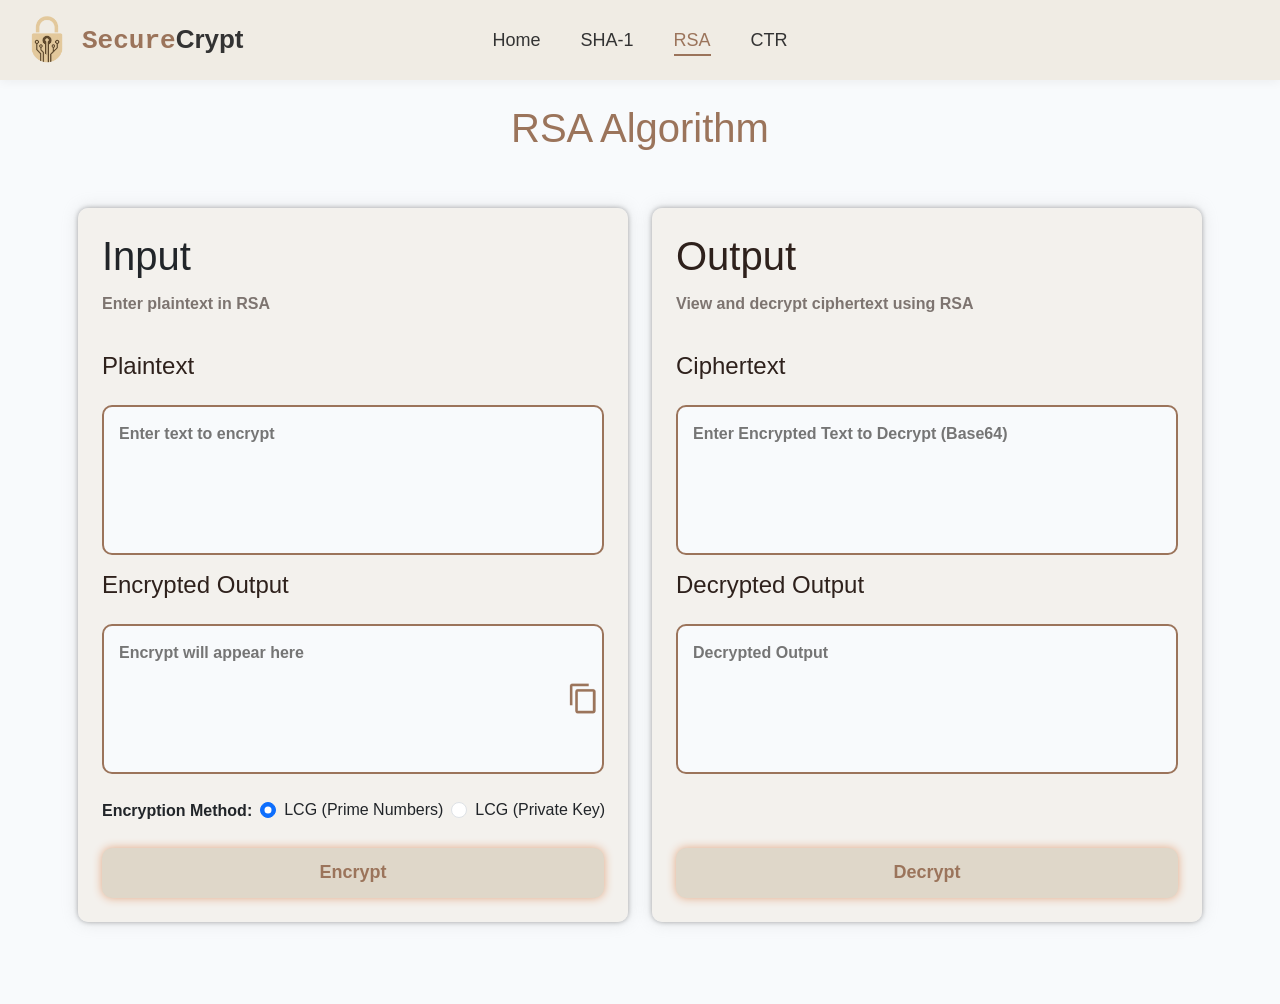
<file: RSA.html>
<!DOCTYPE html>
<html lang="en">

<head>
  <meta charset="UTF-8" />
  <meta name="viewport" content="width=device-width, initial-scale=1.0" />
  <title>SecureCrypt</title>
  <link rel="icon" type="" href="images/lock.png" />
  <link rel="stylesheet" href="CSS/components.css" />
  <link rel="stylesheet" href="CSS/global.css" />
  <link href="https://cdn.jsdelivr.net/npm/bootstrap@5.3.0-alpha1/dist/css/bootstrap.min.css" rel="stylesheet" />
</head>

<body>
  <nav class="navbar navbar-expand-lg">
    <div class="container-fluid">
      <a class="navbar-brand lock  m-0" href="/"> <img src="images/lock.png" alt="Logo" />
        <p class="text-icone m-0"><samp>Secure</samp>Crypt</p>
      </a>
      <button class="navbar-toggler" type="button" data-bs-toggle="collapse" data-bs-target="#navbarNav"
        aria-controls="navbarNav" aria-expanded="false" aria-label="Toggle navigation">
        <span class="navbar-toggler-icon"></span>
      </button>
      <div class="collapse navbar-collapse w-100" id="navbarNav">
        <ul class="navbar-nav d-flex justify-content-center">
          <li class="nav-item">
            <a class="nav-link " aria-current="page" href="/">Home</a>
          </li>
          <li class="nav-item">
            <a class="nav-link" href="/SHA-1.html">SHA-1</a>
          </li>
          <li class="nav-item">
            <a class="nav-link active" href="/RSA.html">RSA</a>
          </li>
          <li class="nav-item">
            <a class="nav-link" href="/CTR.html">CTR</a>
          </li>
        </ul>
      </div>
      <div class="w-100"></div>
    </div>
  </nav>
  <div class="dfCcc justify-content-start mb-4" style="min-height: 100vh; width: 100%; background-color: var(--bgClr)">
    <div id="content" class="w-100 dfCcc justify-content-start pt-4 px-3 px-md-4">
      <div class="dfCcc w-100">
        <h1 class="text dfcc" style="color: var(--mainClr); font-size: clamp(1.5rem, 5vw, 2.5rem);">
          RSA Algorithm
        </h1>
        <div class="dfcc w-100 w-lg-75 h-75 justify-content-around  align-items-start py-3 py-md-5">
          <div class="dfcc flex-column flex-lg-row gap-3 gap-lg-4 w-100 h-75 justify-content-center align-items-center">
            <!-- Input Section -->
            <div class="dfCcc ourShadow p-3 p-md-4 justify-content-center" style="
                  background-color: var(--bgClr3);
                  border-radius: 10px;
                  height: auto;
                  min-height: 650px;
                  width: 100%;
                  max-width: 550px;
                ">
              <h4 class="w-100 dfcc  justify-content-start" style="font-size: 40px; font-weight: 500;">
                Input
              </h4>
              <p class="w-100 py-3 py-md-1 text2 dfcc fw-bolder justify-content-start"
                style="font-size: clamp(0.8rem, 2.5vw, 1rem);">
                Enter plaintext in RSA
              </p>
              <h4 class="w-100 text dfcc justify-content-start py-2 py-md-3"
                style="font-size: clamp(1.5rem, 2.8vw, 1.2rem);">
                Plaintext
              </h4>
              <div class="input-field" style="width: 100%; height: 150px">
                <textarea id="plainText" placeholder="Enter text to encrypt"
                  style="font-size: clamp(0.8rem, 2.5vw, 1rem);"></textarea>
              </div>
              <h4 class="w-100 text dfcc justify-content-start py-2 py-md-3"
                style="font-size: clamp(1.5rem, 2.8vw, 1.2rem);">
                Encrypted Output
              </h4>
              <div class="input-field" style="width: 100%; height: 150px">
                <textarea id="encryptOutput" placeholder="Encrypt will appear here"
                  style="font-size: clamp(0.8rem, 2.5vw, 1rem);"></textarea>
                <div class="copy-button">
                  <img src="images/Copy.png" alt="copy" style="width: 30px; width: 40px; color: var(--mainClr)" />
                </div>
              </div>
              <div class="w-100 d-flex flex-wrap flex-sm-nowrap justify-content-start align-items-center gap-2 mt-4">
                <span class="fw-semibold" style="white-space: nowrap">Encryption Method: </span>
                <div class="form-check">
                  <input class="form-check-input" type="radio" name="keyType" id="standerdKey" value="standerdKey"
                    checked>
                  <label class="form-check-label" style="white-space: nowrap" for="standerdKey">
                    LCG (Prime Numbers)
                  </label>
                </div>
                <div class="form-check">
                  <input class="form-check-input" type="radio" name="keyType" id="LCGkey" value="lcgKey">
                  <label class="form-check-label" style="white-space: nowrap" for="LCGkey">
                    LCG (Private Key)
                  </label>
                </div>
              </div>
              <div class="dfcc w-100 align-items-end mt-4">
                <div
                  onclick="document.querySelector('input[name=\'keyType\']:checked').value == 'standerdKey' ? encrypt() : encryptWithLcg()"
                  class="button transition pointer dfcc ourShadow fw-bolder" id="encryptBtn" style="
                      background-color: var(--bgClr4);
                      border-radius: 10px;
                      height: 45px;
                      height: 50px;
                      box-shadow: var(--btn-shadow);
                      width: 100%;
                      font-size: clamp(0.8rem, 2.5vw, 1.125rem);
                      color: var(--mainClr);
                    ">
                  Encrypt
                </div>
              </div>
            </div>

            <!-- Output Section -->
            <div class="dfCcc ourShadow p-3 p-md-4 justify-content-center" style="
                  background-color: var(--bgClr3);
                  border-radius: 10px;
                  height: auto;
                  min-height: 650px;
                  width: 100%;
                  max-width: 550px;
                ">
              <h4 class="w-100 text dfcc justify-content-start" style="font-size: 40px; font-weight: 500;">
                Output
              </h4>
              <p class="w-100 py-2 py-md-1 text2 dfcc fw-bolder justify-content-start"
                style="font-size: clamp(0.8rem, 2.5vw, 1rem);">
                View and decrypt ciphertext using RSA
              </p>
              <h4 class="w-100 text dfcc justify-content-start py-2 py-md-3"
                style="font-size: clamp(1.5rem, 2.8vw, 1.2rem);">
                Ciphertext
              </h4>
              <div class="input-field" style="width: 100%; height: 150px">
                <textarea id="cipherText" placeholder="Enter Encrypted Text to Decrypt (Base64)"
                  style="font-size: clamp(0.8rem, 2.5vw, 1rem);"></textarea>
              </div>
              <h4 class="w-100 text dfcc justify-content-start py-2 py-md-3"
                style="font-size: clamp(1.5rem, 2.8vw, 1.2rem);">
                Decrypted Output
              </h4>
              <div class="input-field" style="width: 100%; height: 150px">
                <textarea id="decryptOutput" placeholder="Decrypted Output"
                  style="font-size: clamp(0.8rem, 2.5vw, 1rem);"></textarea>
              </div>
              <div class="dfcc w-100 align-items-end mt-4" style="height: 80px; height: 100px;">
                <div class="button transition pointer dfcc ourShadow fw-bolder"
                  onclick="document.querySelector('input[name=\'keyType\']:checked').value == 'standerdKey' ? decrypt() : decryptLcg()"
                  style="
                      background-color: var(--bgClr4);
                      border-radius: 10px;
                      height: 45px;
                      height: 50px;
                      width: 100%;
                      box-shadow: var(--btn-shadow);
                      font-size: clamp(0.8rem, 2.5vw, 1.125rem);
                      color: var(--mainClr);
                    ">
                  Decrypt
                </div>
              </div>
            </div>
          </div>
        </div>
      </div>
    </div>
  </div>


  <script src="JS/index.js"></script>
  <script src="JS/RSA.js"></script>
  <script src="JS/RSA-LCG.js"></script>

  <script src="https://cdn.jsdelivr.net/npm/bootstrap@5.3.5/dist/js/bootstrap.bundle.min.js"
    integrity="sha384-k6d4wzSIapyDyv1kpU366/PK5hCdSbCRGRCMv+eplOQJWyd1fbcAu9OCUj5zNLiq"
    crossorigin="anonymous"></script>

</body>

</html>
</file>
<file: CSS/components.css>
.input-field {
  display: flex;
  align-items: flex-start;
  background-color: var(--bgClr);
  border-radius: 10px;
  border: 2px solid var(--mainClr);
  overflow: hidden;
}

.input-field input {
  background-color: transparent;
  height: 100%;
  width: 100%;
  font-size: 18px;
  border: none;
  outline: none;
  color: var(--text);
  padding: 0 15px !important;
  font-weight: bold;
}

.input-field textarea {
  background-color: transparent;
  height: 98%;
  width: 100%;
  font-size: 18px;
  border: none;
  outline: none;
  color: var(--text);
  padding: 15px !important;
  font-weight: bold;
  resize: none;
  overflow-y: auto;
}

.input-field .copy-button {
  height: 100%;
  display: flex;
  justify-content: center;
  align-items: center;
  cursor: pointer;
}

.button {
  display: flex;
  justify-content: center;
  align-items: center;
  text-align: center;
}

.button:hover {
  transform: scale(1.02);
}

.button:active {
  transform: scale(0.98);
}

.algorithm-box:hover,
.member:hover {
  transform: scale(1.02);
  transition: transform 0.3s ease;
}

.algorithm-box img,
.member img {
  object-fit: contain;
}
.member {
  cursor: context-menu;
}

/* !Navbar */

nav {
  margin: 0 !important;
  padding: 0 !important;
}

.navbar {
  background-color: #f0ece4;
  box-shadow: 0 2px 10px rgba(0, 0, 0, 0.05);
}

.lock {
  display: flex;
  align-items: center;
  cursor: pointer;
  user-select: none;
  width: 100%;
}

.lock img {
  width: 70px;
  height: 70px;
}

.text-icone {
  font-size: 26px;
  font-weight: bold;
  color: #333;
}

.text-icone samp {
  color: #9b745b;
}

.navbar-nav {
  display: flex;
  gap: 40px;
  align-items: center;
  justify-content: center;
  width: 100%;
}

.nav-item .nav-link {
  text-decoration: none;
  color: #333;
  font-size: 18px;
  transition: color 0.3s;
  position: relative;
  width: fit-content;
  padding: 0 !important;
}

.nav-item .nav-link:hover {
  color: #9b745b;
}

.nav-item .nav-link:hover,
.nav-item .nav-link.active {
  color: var(--mainClr) !important;
}

.nav-item .nav-link::after {
  content: "";
  position: absolute;
  bottom: -2px;
  left: 0;
  transition: all 0.3s ease-in-out;
  width: 0%;
  height: 2px;
  background-color: var(--mainClr);
}

.nav-item .nav-link:hover::after,
.nav-item .nav-link.active::after {
  content: "";
  width: 100%;
  height: 2px;
  background-color: var(--mainClr);
}

@media screen and (max-width: 768px) {
  .lock {
    padding: 0 0px !important;
    width: unset !important;
  }
  .lock img {
    width: 60px;
    height: 60px;
  }
  .text-icone {
    font-size: 22px;
  }

  .navbar-nav {
    align-items: start;
    gap: 20px;
    padding: 15px;
  }

  .algorithm-box,
  .member {
    min-height: unset !important;
  }
}
</file>
<file: CSS/global.css>
:root {
  
  --bgClr: #F8FAFC;
  --bgClr2: rgba(240, 236, 228, 0.8);
  --bgClr3: rgba(240, 236, 228, 0.6);
  --bgClr4: #dfd7c9;
  --mainClr: #9b745b;
  --text: #2E211C;
  --text2: rgba(46, 33, 28,0.6);
  --green: #22c55e;
  --red: #ef4444;
  --yellow: #f59e0b;

  --box-bg: rgba(240, 236, 228, 0.6);
  --box-shadow: 0px 0px 7px 3px rgba(0, 0, 0, 0.1);
  --textarea-border: #9b745b;
  --textarea-shadow: 0px 0px 2px 0px #9b745b;
  --placeholder-color: #2e211c80;
  --text-muted: #2e211c99;
  --btn-bg: #dfd7c9;
  --btn-border: #e4a985;
  --btn-shadow: 0 0px 10px #e4a985;
  --btn-active-shadow: 0 2px 5px #c89b78 inset;
  --copy-icon: #c0a898;
  --copy-icon-hover: #d99160;
  --copy-icon-active: #b07050;

  --btn-transition: background-color 0.8s, transform 0.1s, box-shadow 0.1s;
  --icon-transition: transform 0.1s ease, color 0.2s ease;
  --universal-transition: all 0.3s ease-in-out;
}

* {
  margin: 0;
  padding: 0;
  box-sizing: border-box;
  font-family: Arial, sans-serif;
}

::-webkit-scrollbar {
  width: 0px;
  background: transparent;
}

body {
  background-color: var(--bgClr) !important;
}

.secBg {
  background-color: var(--bgClr2);
}

.dfcc {
  display: flex;
  justify-content: center;
  align-items: center;
}

.dfCcc {
  display: flex;
  justify-content: center;
  align-items: center;
  flex-direction: column;
}

.text {
  color: var(--text);
}

.text2 {
  color: var(--text2);
}

.transition {
  transition: var(--universal-transition);
}

.pointer {
  cursor: pointer;
}

.ourShadow {
  box-shadow: 0px 0px 5px 0px rgba(0, 0, 0, 0.308),
    0px 0px 16px 0px rgba(173, 171, 171, 0.3);
}

.showMore > div > h5 {
  gap: 5px !important;
}

.showMore:hover > div > h5 {
  gap: 15px !important;
}

img {
  user-select: none !important;
}
</file>
